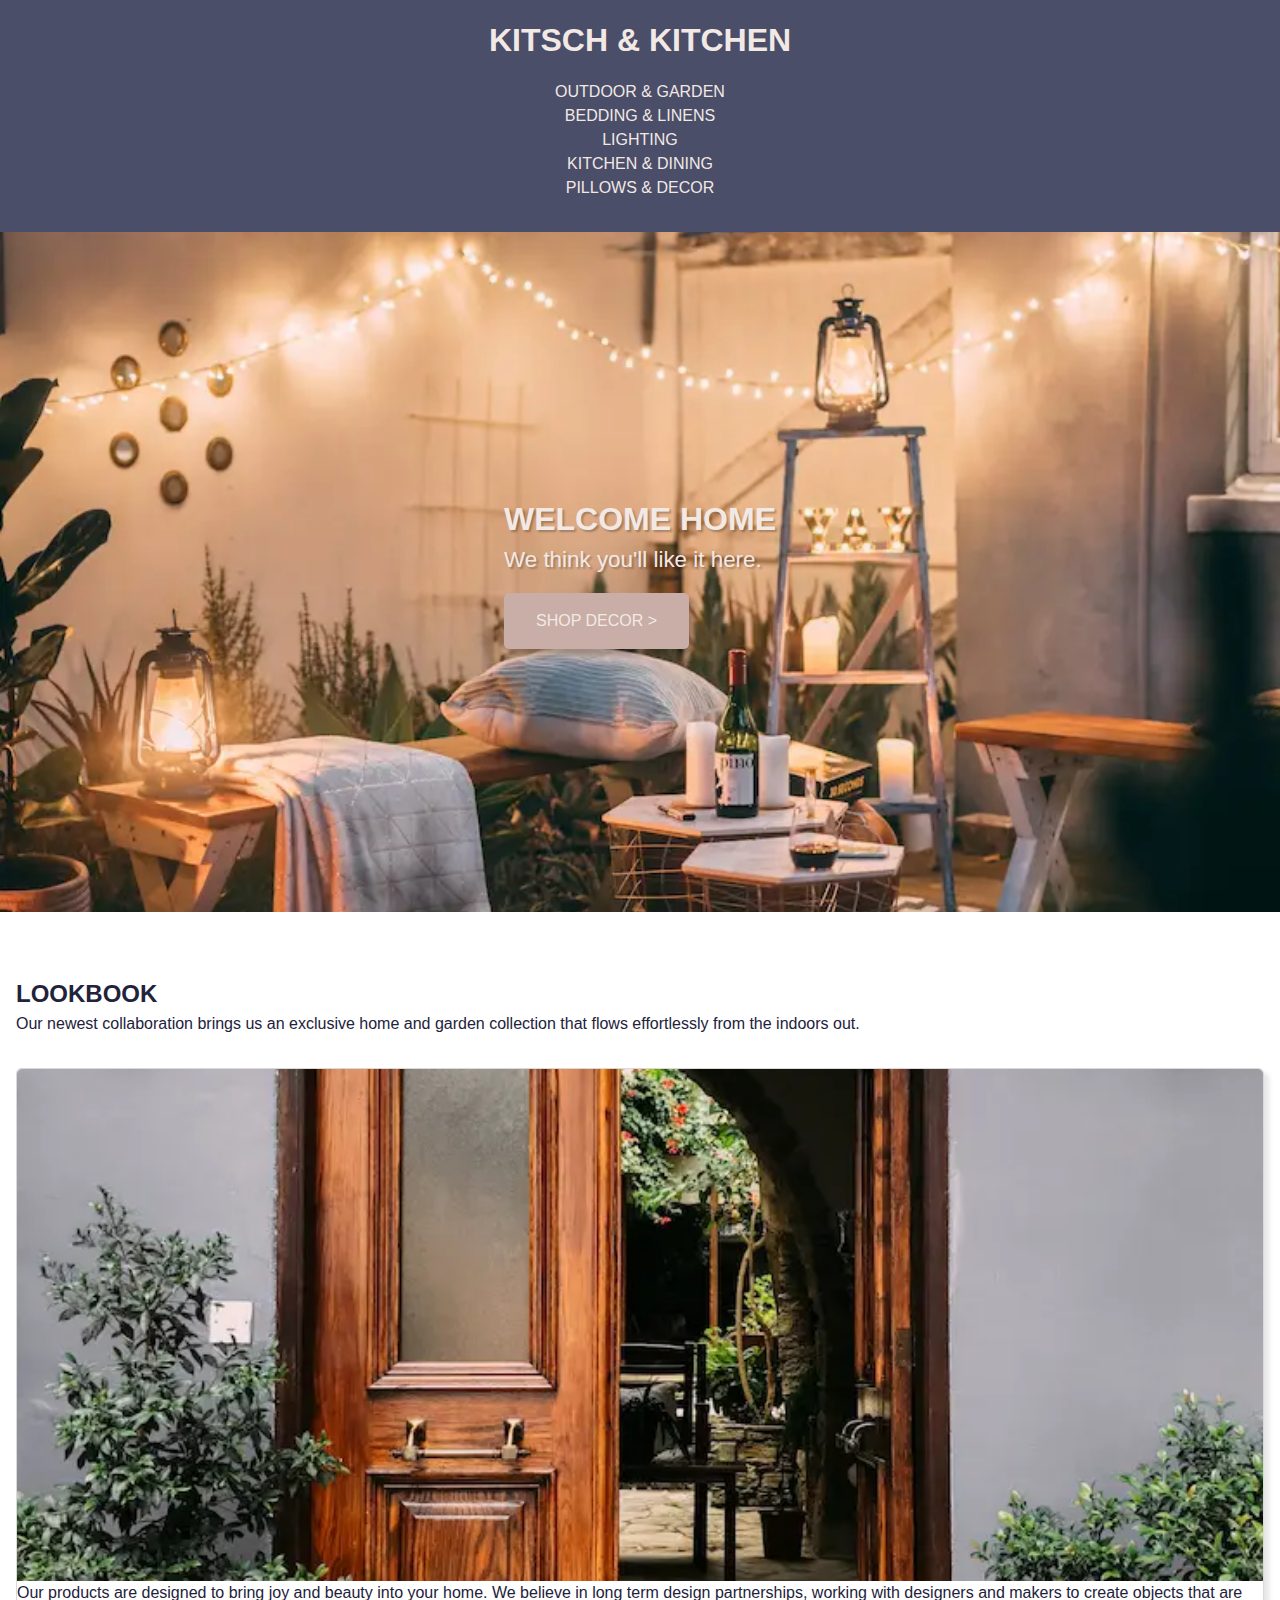
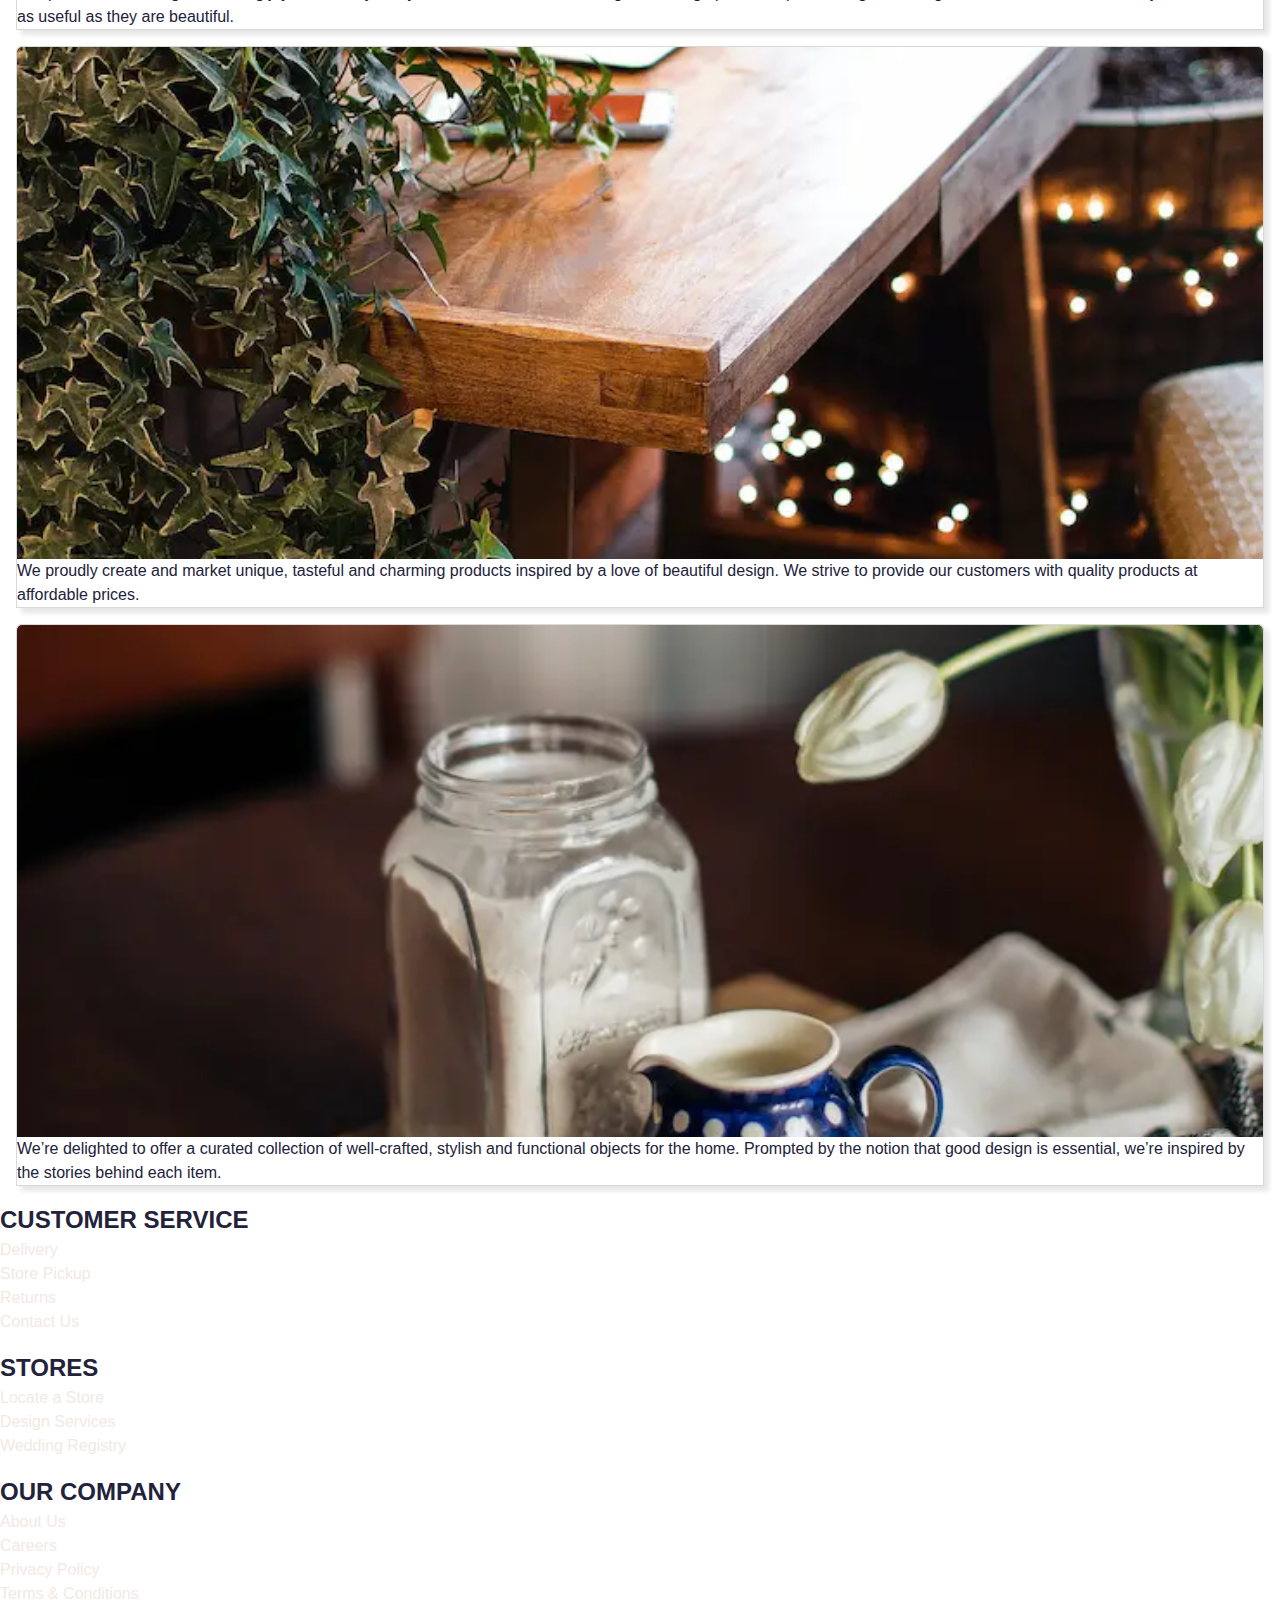
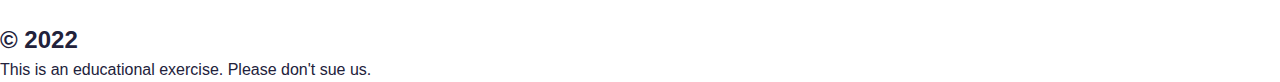
<file: 1530-backgroundimages-start/index.html>
<!DOCTYPE html>
<html lang="en">
	<head>
		<meta charset="utf-8">
		<meta name="viewport" content="width=device-width, initial-scale=1.0">
		<title>Kitsch & Kitchen: Home Goods Stuff</title>

		<meta name="author" content="Valerie Watson | vwatson@nait.ca">
		<meta name="description" content="This is a basic index template; therefore, the content of this tag will need to be updated later.">

		<!-- Stylesheets -->
		<link rel="stylesheet" type="text/css" href="css/modern-reset.css">
		<link rel="stylesheet" type="text/css" href="css/styles.css">
	</head>
	<body>
		<div class="container">
			<header>
				<nav class="wrapper">
					<h1>Kitsch & Kitchen</h1>
					<ul class="wide-flex">
						<li><a href="#">Outdoor & Garden</a></li>
						<li><a href="#">Bedding & Linens</a></li>
						<li><a href="#">Lighting</a></li>
						<li><a href="#">Kitchen & Dining</a></li>
						<li><a href="#">Pillows & Decor</a></li>
					</ul>
				</nav>
			</header>
			<main>
				<section class="hero">
					<div class="wrapper">
						<h2>Welcome Home</h2>
						<p>We think you'll like it here.</p>
						<a class="btn" href="#">Shop Decor &gt;</a>
					</div><!--End of .wrapper-->
				</section>
				<!--//hero-->
				<section class="wrapper">
					<div class="product-info">
						<h2>Lookbook</h2>
						<p>Our newest collaboration brings us an exclusive home and garden collection that flows effortlessly from the indoors out.</p>
					</div>
					<!-- card column layout-->
					<div class="wide-flex">
						<!-- card 1-->
						<div class="card">
							<div class="card-bg"></div>
							<div class="description">
								<p>Our products are designed to bring joy and beauty into your home. We believe in long term design partnerships, working with designers and makers to create objects that are as useful as they are beautiful.</p>
							</div>
						</div>
						<!-- //card 1-->
						<!-- card 2-->
						<div class="card">
							<div class="card-bg"></div>
							<div class="description">
								<p>We proudly create and market unique, tasteful and charming products inspired by a love of beautiful design. We strive to provide our customers with quality products at affordable prices.</p>
							</div>
						</div>
						<!-- card 2-->
						<!-- card 3-->
						<div class="card">
							<div class="card-bg"></div>
							<div class="description">
								<p>We’re delighted to offer a curated collection of well-crafted, stylish and functional objects for the home. Prompted by the notion that good design is essential, we’re inspired by the stories behind each item.</p>
							</div>
						</div>
						<!-- //card 3-->
					</div>
					<!--//wide-flex-->
				</section>
			</main>
			<!-- Footer & Links -->
			<footer>
				<div class="footer-wrapper">
					<ul class="footer-links">
						<h2>Customer Service</h2>
						<li><a href="#">Delivery</a></li>
						<li><a href="#">Store Pickup</a></li>
						<li><a href="#">Returns</a></li>
						<li><a href="#">Contact Us</a></li>
					</ul>
					<ul class="footer-links">
						<h2>Stores</h2>
						<li><a href="#">Locate a Store</a></li>
						<li><a href="#">Design Services</a></li>
						<li><a href="#">Wedding Registry</a></li>
					</ul>
					<ul class="footer-links">
						<h2>Our Company</h2>
						<li><a href="#">About Us</a></li>
						<li><a href="#">Careers</a></li>
						<li><a href="#">Privacy Policy</a></li>
						<li><a href="#">Terms &amp; Conditions</a></li>
					</ul>
				</section>
				<div class="footer-wrapper copyright">
					<h2>&copy; 2022</h2>
					<p>This is an educational exercise. Please don't sue us.</p>
				</section>
			</footer>
		</div>
	</body>
</html>
</file>
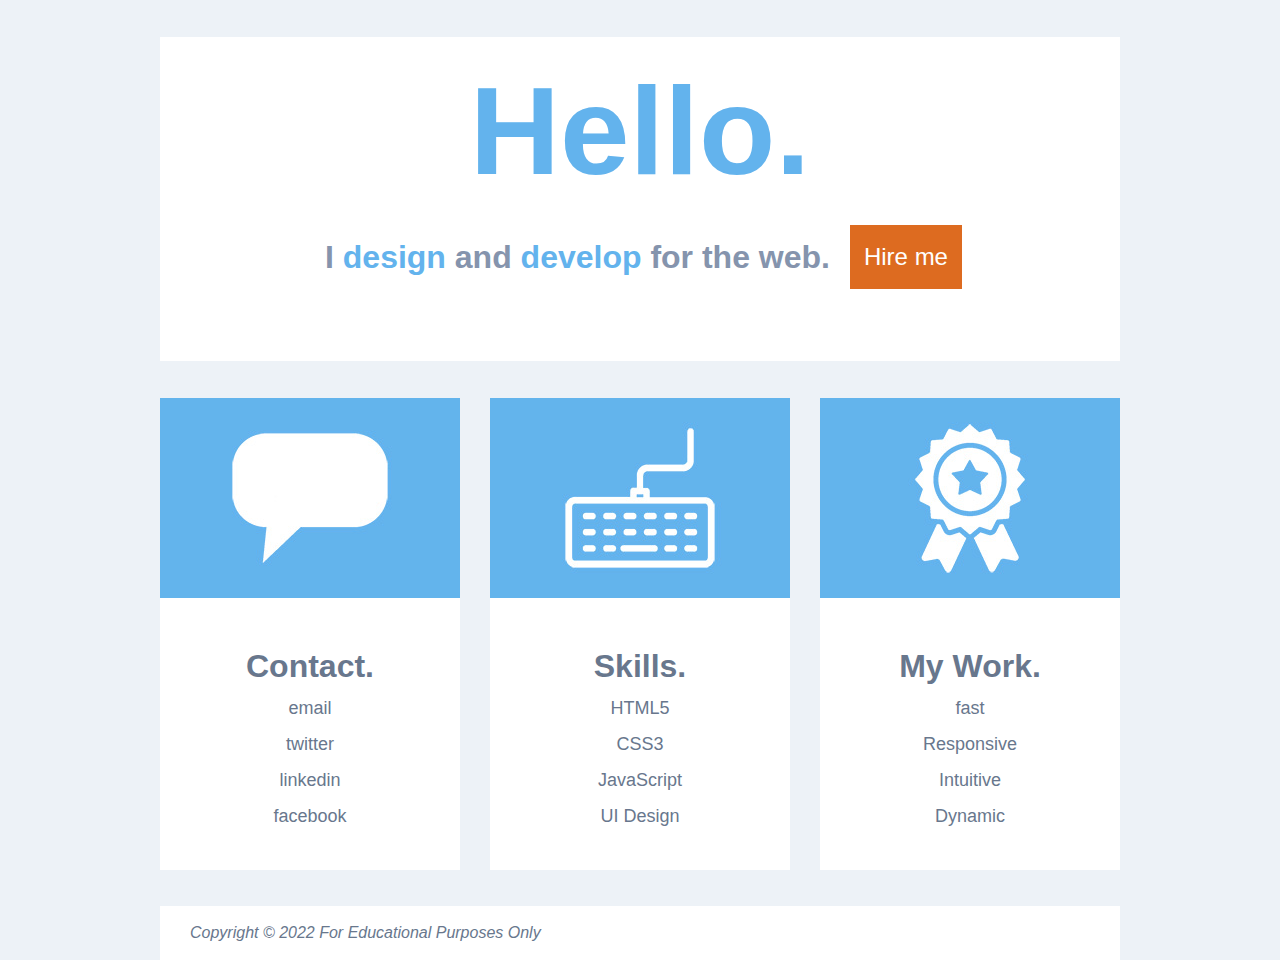
<file: hello-build-activity/index.html>
<!DOCTYPE html>
<html lang="en-us">

<head>
    <meta charset="UTF-8" />
    <title>DEMO | Hello Build</title>
    <link rel="stylesheet" type="text/css" href="css/reset.css">
    <link rel="stylesheet" type="text/css" href="css/styles.css">
</head>

<body>
	<div class="container">
        <header>
            <h1>Hello.</h1>
            <div class="callout">
                <p>I <span>design</span> and <span>develop</span> for the web.</p>
                <a href="#">Hire me</a>
            </div>
        </header>
		<section>
            <div class="col">
                <!-- column #1 -->
                <img src="img/speech-bubble.jpg" alt="Speech Bubble">
                <h2>Contact.</h2>
                <ul>
                    <li>email</li>
                    <li>twitter</li>
                    <li>linkedin</li>
                    <li>facebook</li>
                </ul>
            </div>
            <div class="col">
                <!-- column #2 -->
                <img src="img/keyboard.jpg" alt="Keyboard">
                <h2>Skills.</h2>
                <ul>
                    <li>HTML5</li>
                    <li>CSS3</li>
                    <li>JavaScript</li>
                    <li>UI Design</li>
                </ul>
            </div>
            <div class="col">
                <!-- column #3 -->
                <img src="img/ribbon.jpg" alt="Ribbon">
                <h2>My Work.</h2>
                <ul>
                    <li>fast</li>
                    <li>Responsive</li>
                    <li>Intuitive</li>
                    <li>Dynamic</li>
                </ul>
            </div>
        </section>
        <footer>
            <p>Copyright &copy; 2022 For Educational Purposes Only</p>
        </footer>
	</div>
</body>

</html>
</file>
<file: 1530-backgroundimages-start/css/styles.css>
/* Colour Palette 
darkest navy:    #22223B;
medium navy:     #4A4E69;
mauve:           #9A8C98;
millennial pink: #C9ADA7;
palest pink:     #F2E9E4;
*/


/* Typography & Universal Styles */

body {
    color: #22223B;
    font-family: 'Montserrat', sans-serif;
}

h1, h2 {
    text-transform: uppercase;
}

ul, li {
    list-style-type: none;
    padding-left: 0;
}

a {
    color: #4A4E69;
    text-decoration: none;
}

a:hover {
    text-decoration: underline;
}

.wrapper,
.footer-wrapper {
    max-width: 1280px;
    margin: auto;
}

/*Header & Navigation */
header {
    background-color: #4A4E69;
    text-align: center;
}

nav {
    padding: 1rem;
    text-transform: uppercase;
}

h1, a {
    color: #F2E9E4;
}

/* Hero Banner */
.hero {
    background: url('../img/bg/outdoor-tall.webp') center / cover no-repeat;
    color: #F2E9E4;
    display: flex;
    justify-content: center;
    align-items: center;
    /** we can easily make a hero banner by taking the full height of the viewport and subtracting the height of the navigation **/
    height: calc(100vh - 13.75rem);
}

.hero h2,
.hero p {
    font-size: 2rem;
    /**we're adding a subtle drop-shadow to the text to be able to distiguish it from the background (Contrast | Repetition | Alignment | Proximity) **/
    text-shadow: 2px 2px 2px rgba(0,0,0,0.25);
}

.hero p {
    font-size: 1.4rem;
}

.btn {
    background-color: #C9ADA7;
    border-radius: 5px;
    box-shadow: 5px 5px 5px rgba(0,0,0,0.25);
    display: inline-block;
    margin-top: 1rem;
    padding: 1rem 2rem;
    text-transform: uppercase;
}

/** Main section**/

.product-info {
    padding: 4rem 1rem 1rem 1rem;
}
/* Cards */
/**card container **/
.card {
    border: 0.0625rem solid rgba(0, 0, 0, 0.15);
    border-radius: 0.3125rem;
    box-shadow: 0.3125rem 0.3125rem 0.3125rem rgba(0, 0, 0, .1);
    margin: 1rem;
    border-radius: 00.3125rem 0.3125rem 0 0;
}

.card-bg {
    border-radius: 0.3125rem 0.3125rem 0 0; /**topleft**/
    min-height: 512px;
}

.card:nth-of-type(1) .card-bg {
    background: url(../img/cards/exterior-entry.webp) center / cover no-repeat;
}

.card:nth-of-type(2) .card-bg {
    background: url(../img/cards/interior-desk.webp) center / cover no-repeat;
}

.card:nth-of-type(3) .card-bg {
    background: url(../img/cards/kitchen-trinkets.webp) center / cover no-repeat;
}


.card-description {

}
/* Footer Styles */


/* Media Queries */

@media screen and (min-width: 800px) {

}
</file>
<file: hello-build-activity/css/styles.css>
body {
	background-color: #edf2f7;
	font-size: 100%;
	line-height: 1.5;
	color: #68778d;
	font-family: Arial, Helvetica, sans-serif;
}
 
.container {
	margin:0 auto;
	width:960px;
	
}
/** header **/
header {
	background-color: #fff;
	margin-top: 37px;
	margin-bottom: 37px;
}
h1 {
	font-size: 125px;
	color: #63b3ed;
	font-weight: bold;
	text-align: center;
}

.callout p {
	margin-right: 20px;
	margin-left: 165px;
	font-size: 32px;
	font-weight: bold;
	color: #8594ad;
}

.callout span {
	color: #63b3ed;
}
.callout a {
	background-color:#dd6b20;
	color: #fff;
	text-decoration: none;
	font-size: 24px;
	padding: 12px;
	border:2px solid #dd6b20;
}

.callout a:hover {
	border:2px solid #dd6b20;
	background-color: #fff;
	color: #a0aec0;
	transition: all 0.3s ease-in-out;
}

.callout {
	/** flex container **/
	display: flex;
	align-items: center;
	padding-bottom: 72px;
}

section {
	display: flex;
	justify-content: space-between;
}

/** column layout **/
.col {
	width: 300px;
	/** note: the images are the widest element inside each column, therefore the columns will equal the width of the images.
	We don't need to specify the width of the images. Flexbox looks at the width of the content first and then layouts the space **/
	margin-bottom: 36px;
	padding-bottom: 36px;
	background-color: #fff;
	text-align: center;
	font-size: 18px;
}

.col img {
	margin-bottom: 36px;
}

.col h2 {
	font-size: 32px;
	font-weight: bold;
}

.col li {
	line-height: 36px;
}

/** footer **/
footer {
	background-color: #fff;
	font-style: italic;
	padding: 15px 30px;
}
</file>
